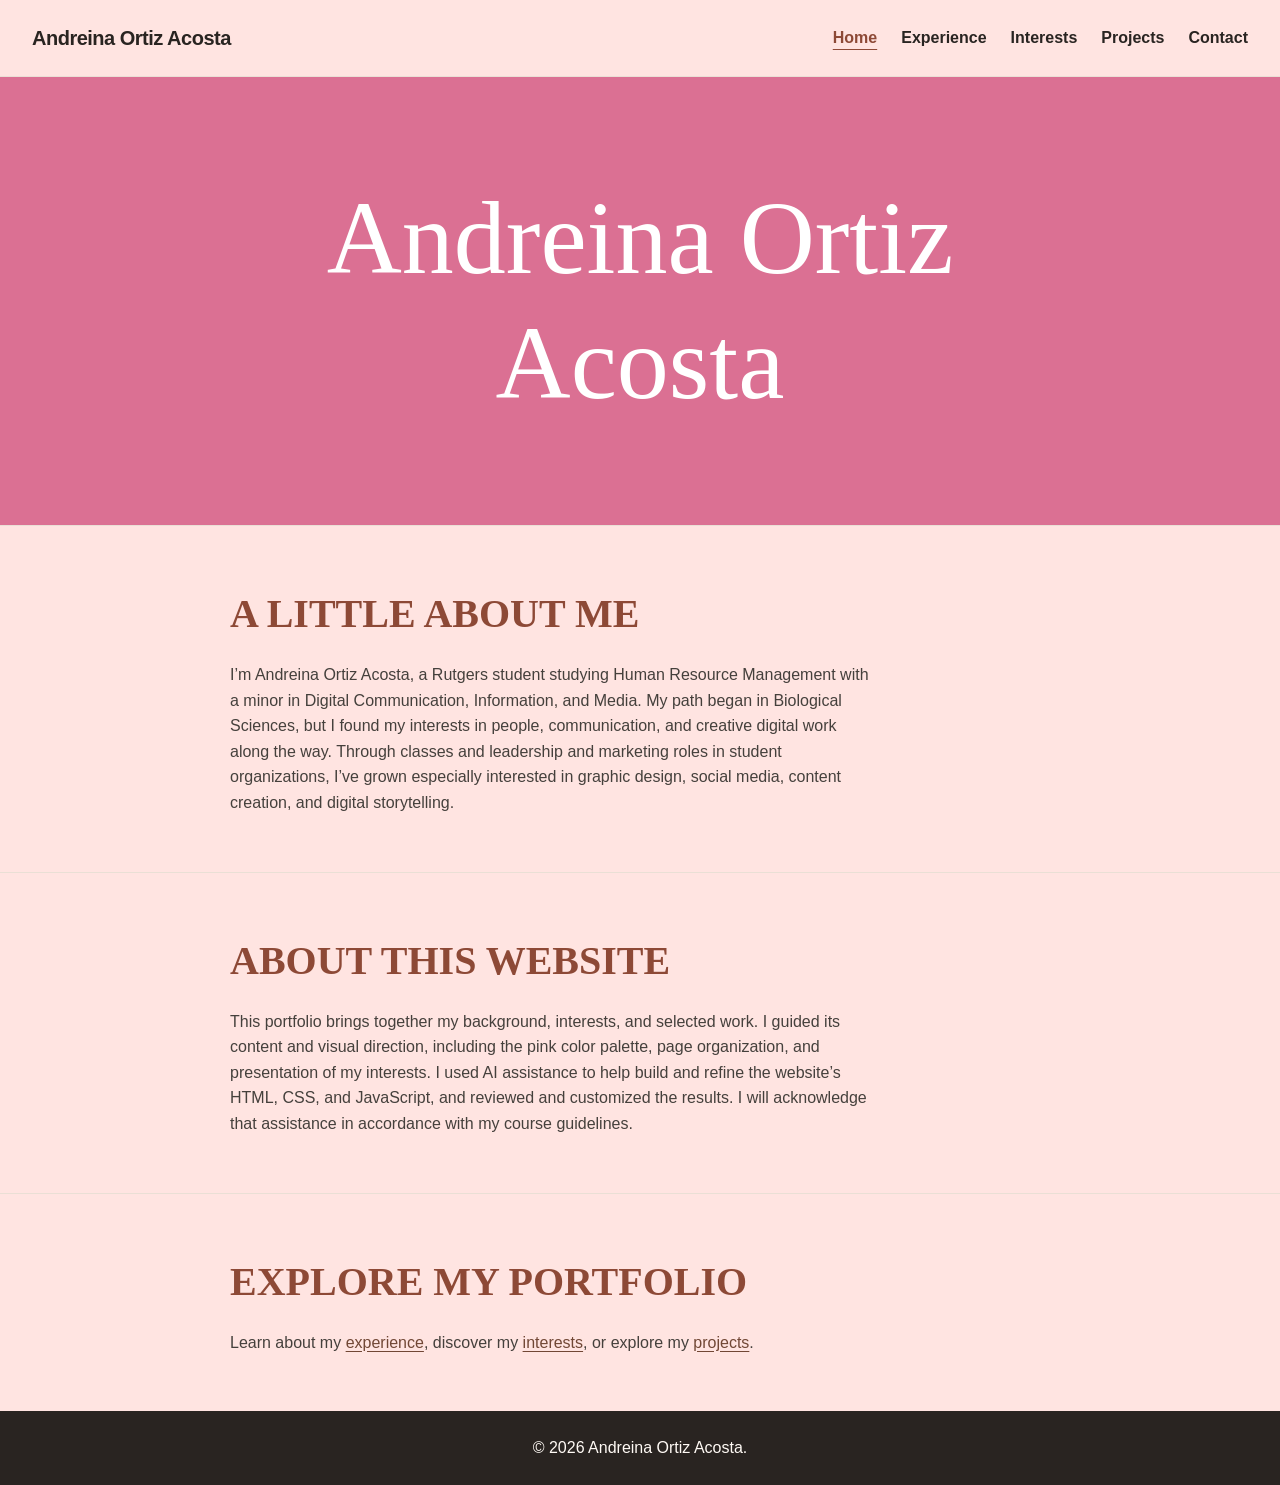
<file: index.html>
<!DOCTYPE html>
<html lang="en">
  <head>
    <meta charset="UTF-8" />
    <meta name="viewport" content="width=device-width, initial-scale=1.0" />
    <title>Home | Andreina Ortiz Acosta</title>
    <link rel="stylesheet" href="style.css" />
    <script src="script.js" defer></script>
  </head>
  <body>
    <a class="skip-link" href="#main">Skip to content</a>
    <header class="site-header">
      <div class="header-container">
        <a class="site-logo" href="index.html">Andreina Ortiz Acosta</a>
        <button
          class="menu-toggle"
          type="button"
          aria-label="Toggle navigation"
          aria-expanded="false"
          aria-controls="main-nav"
        >
          <span></span>
          <span></span>
          <span></span>
        </button>
        <nav class="main-nav" id="main-nav" aria-label="Main navigation">
          <ul class="nav-links">
            <li><a href="index.html" aria-current="page">Home</a></li>
            <li><a href="experience.html">Experience</a></li>
            <li><a href="interests.html">Interests</a></li>
            <li><a href="projects.html">Projects</a></li>
            <li><a href="social-media.html">Contact</a></li>
          </ul>
        </nav>
      </div>
    </header>

    <main id="main">
      <section class="hero" aria-labelledby="page-title">
        <div class="hero-overlay"></div>
        <div class="hero-content">
          <h1 id="page-title">Andreina Ortiz Acosta</h1>
        </div>
      </section>

      <section class="content-section">
        <div class="section-container">
          <h2>A little about me</h2>
          <p>
            I’m Andreina Ortiz Acosta, a Rutgers student studying Human
            Resource Management with a minor in Digital Communication,
            Information, and Media. My path began in Biological Sciences,
            but I found my interests in people, communication, and creative
            digital work along the way. Through classes and leadership and
            marketing roles in student organizations, I’ve grown especially
            interested in graphic design, social media, content creation,
            and digital storytelling.
          </p>
        </div>
      </section>

      <section class="content-section">
        <div class="section-container">
          <h2>About this website</h2>
          <p>
            This portfolio brings together my background, interests, and
            selected work. I guided its content and visual direction,
            including the pink color palette, page organization, and
            presentation of my interests. I used AI assistance to help build
            and refine the website’s HTML, CSS, and JavaScript, and reviewed
            and customized the results. I will acknowledge that assistance
            in accordance with my course guidelines.
          </p>
        </div>
      </section>

      <section class="content-section">
        <div class="section-container">
          <h2>Explore my portfolio</h2>
          <p>
            Learn about my <a href="experience.html">experience</a>, discover
            my <a href="interests.html">interests</a>, or explore my
            <a href="projects.html">projects</a>.
          </p>
        </div>
      </section>
    </main>

    <footer class="site-footer">
      <p>&copy; 2026 Andreina Ortiz Acosta.</p>
    </footer>
  </body>
</html>
</file>
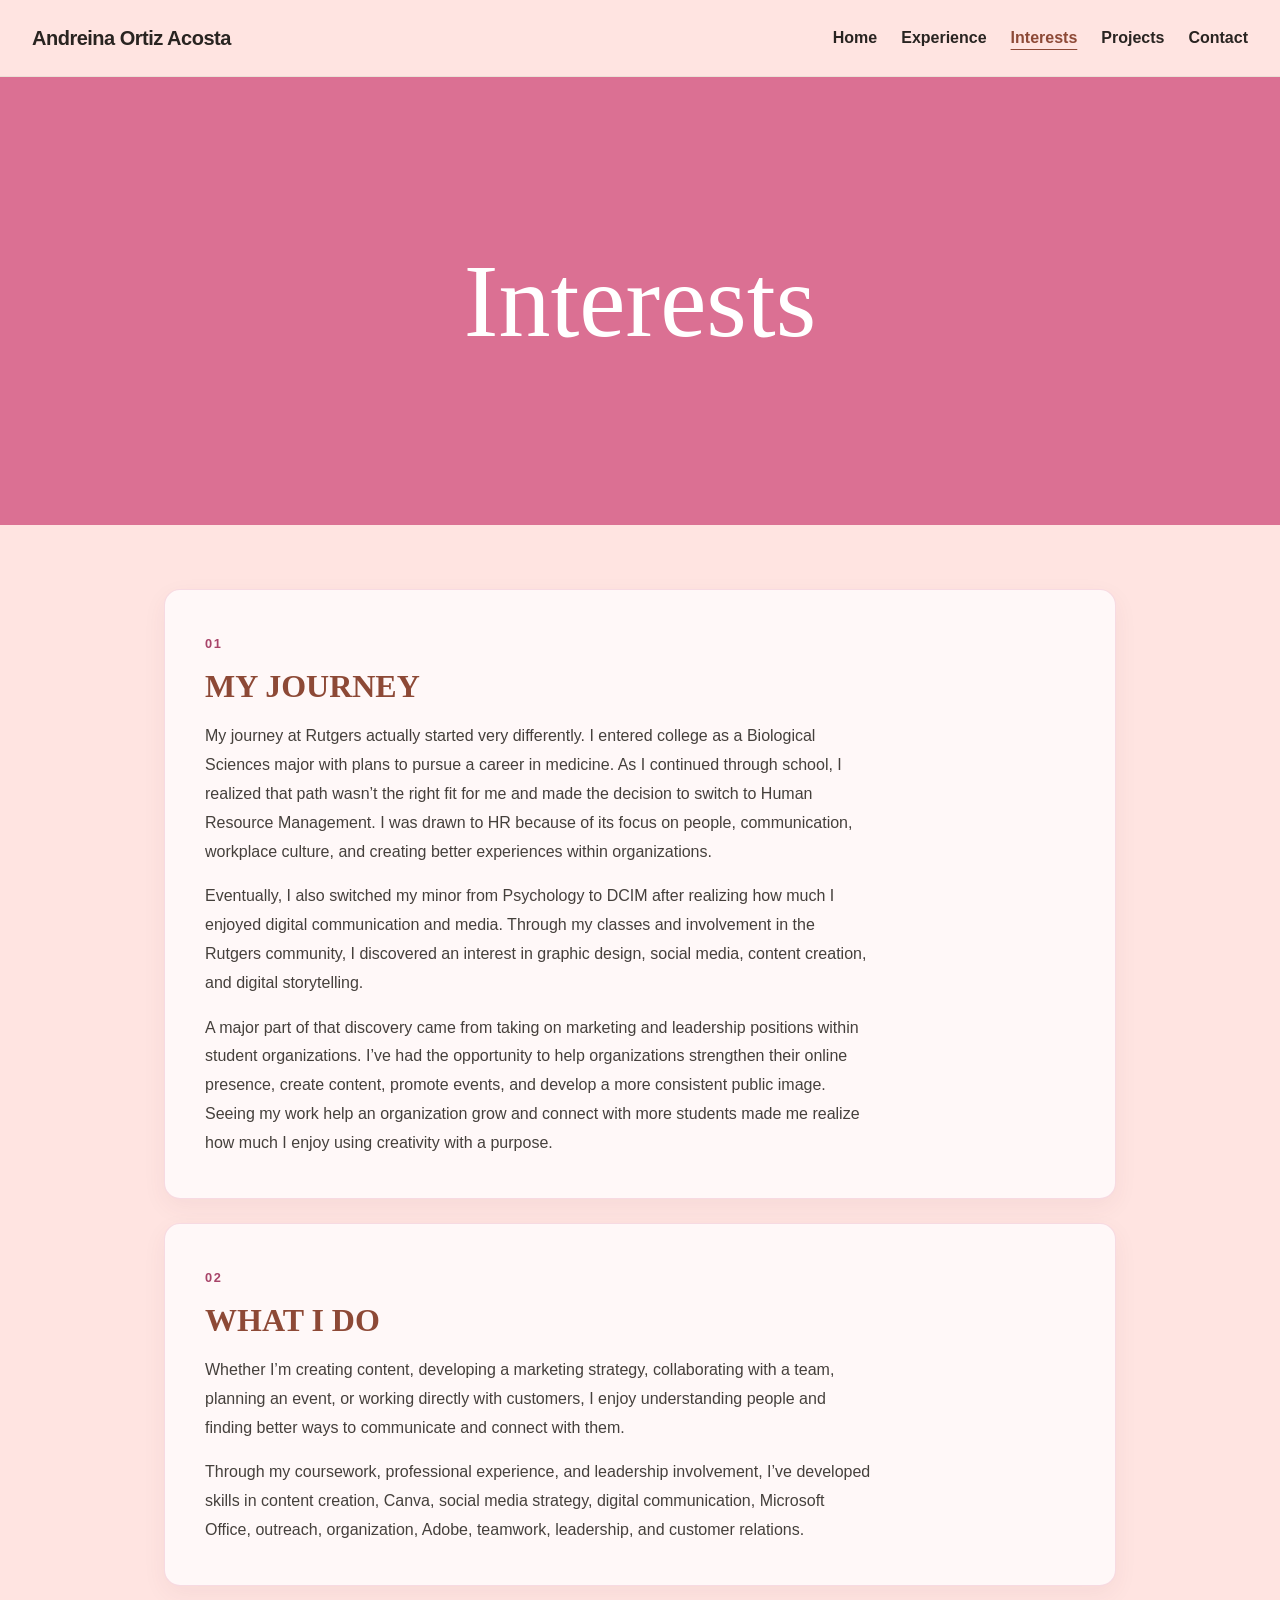
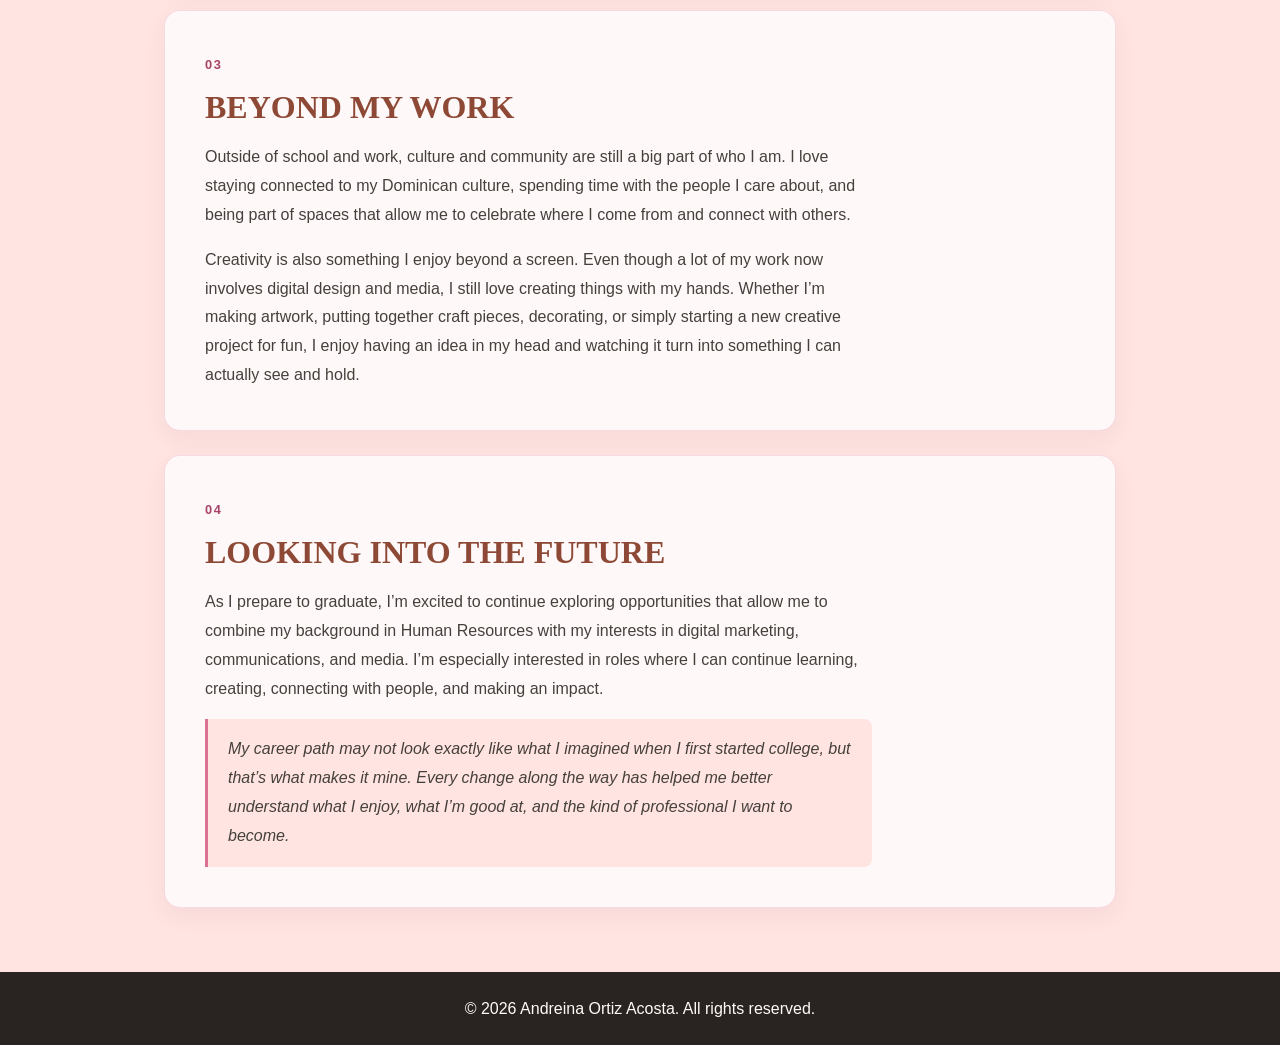
<file: interests.html>
<!DOCTYPE html>
<html lang="en">
<head>
    <meta charset="UTF-8">
    <meta name="viewport" content="width=device-width, initial-scale=1.0">

    <title>Interests | Andreina Ortiz Acosta</title>

    <link rel="stylesheet" href="style.css">
    <script src="script.js" defer></script>

</head>

<body>
    <a class="skip-link" href="#main">Skip to content</a>

    <header class="site-header">
        <div class="header-container">

            <a href="index.html" class="site-logo">
                Andreina Ortiz Acosta
            </a>

            <button
                class="menu-toggle"
                aria-label="Toggle navigation"
                aria-expanded="false"
                aria-controls="main-nav"
            >
                <span></span>
                <span></span>
                <span></span>
            </button>

            <nav
                class="main-nav"
                id="main-nav"
                aria-label="Main navigation"
            >
                <ul class="nav-links">
                    <li>
                        <a href="index.html">Home</a>
                    </li>
                    <li>
                        <a href="experience.html">Experience</a>
                    </li>
                    <li>
                        <a href="interests.html" aria-current="page">
                            Interests
                        </a>
                    </li>
                    <li>
                        <a href="projects.html">Projects</a>
                    </li>
                    <li>
                        <a href="social-media.html">Contact</a>
                    </li>
                </ul>
            </nav>

        </div>
    </header>

    <main id="main">

        <section class="hero" aria-labelledby="page-title">
            <div class="hero-overlay"></div>

            <div class="hero-content">
                <h1 id="page-title">Interests</h1>
            </div>
        </section>

        <div class="interests-content">

            <!-- MY JOURNEY -->
            <section class="interest-section" aria-labelledby="journey-title">
                <span class="section-number" aria-hidden="true">01</span>

                <h2 id="journey-title">My Journey</h2>

                <p>
                    My journey at Rutgers actually started very differently.
                    I entered college as a Biological Sciences major with
                    plans to pursue a career in medicine. As I continued
                    through school, I realized that path wasn’t the right
                    fit for me and made the decision to switch to Human
                    Resource Management. I was drawn to HR because of its
                    focus on people, communication, workplace culture,
                    and creating better experiences within organizations.
                </p>

                <p>
                    Eventually, I also switched my minor from Psychology
                    to DCIM after realizing how much I enjoyed digital
                    communication and media. Through my classes and
                    involvement in the Rutgers community, I discovered
                    an interest in graphic design, social media,
                    content creation, and digital storytelling.
                </p>

                <p>
                    A major part of that discovery came from taking on
                    marketing and leadership positions within student
                    organizations. I’ve had the opportunity to help
                    organizations strengthen their online presence,
                    create content, promote events, and develop a more
                    consistent public image. Seeing my work help an
                    organization grow and connect with more students
                    made me realize how much I enjoy using creativity
                    with a purpose.
                </p>
            </section>

            <!-- WHAT I DO -->
            <section class="interest-section" aria-labelledby="what-i-do-title">
                <span class="section-number" aria-hidden="true">02</span>

                <h2 id="what-i-do-title">What I Do</h2>

                <p>
                    Whether I’m creating content, developing a marketing
                    strategy, collaborating with a team, planning an
                    event, or working directly with customers, I enjoy
                    understanding people and finding better ways to
                    communicate and connect with them.
                </p>

                <p>
                    Through my coursework, professional experience, and
                    leadership involvement, I’ve developed skills in
                    content creation, Canva, social media strategy,
                    digital communication, Microsoft Office, outreach,
                    organization, Adobe, teamwork, leadership, and
                    customer relations.
                </p>
            </section>

            <!-- BEYOND MY WORK -->
            <section class="interest-section personal-section" aria-labelledby="beyond-work-title">
                <span class="section-number" aria-hidden="true">03</span>

                <h2 id="beyond-work-title">Beyond My Work</h2>

                <p>
                    Outside of school and work, culture and community
                    are still a big part of who I am. I love staying
                    connected to my Dominican culture, spending time
                    with the people I care about, and being part of
                    spaces that allow me to celebrate where I come
                    from and connect with others.
                </p>

                <p>
                    Creativity is also something I enjoy beyond a screen.
                    Even though a lot of my work now involves digital
                    design and media, I still love creating things with
                    my hands. Whether I’m making artwork, putting
                    together craft pieces, decorating, or simply
                    starting a new creative project for fun, I enjoy
                    having an idea in my head and watching it turn into
                    something I can actually see and hold.
                </p>
            </section>

            <!-- LOOKING INTO THE FUTURE -->
            <section class="interest-section" aria-labelledby="future-title">
                <span class="section-number" aria-hidden="true">04</span>

                <h2 id="future-title">Looking Into the Future</h2>

                <p>
                    As I prepare to graduate, I’m excited to continue
                    exploring opportunities that allow me to combine
                    my background in Human Resources with my interests
                    in digital marketing, communications, and media.
                    I’m especially interested in roles where I can
                    continue learning, creating, connecting with
                    people, and making an impact.
                </p>

                <p class="closing-thought">
                    My career path may not look exactly like what I
                    imagined when I first started college, but that’s
                    what makes it mine. Every change along the way has
                    helped me better understand what I enjoy, what
                    I’m good at, and the kind of professional I want
                    to become.
                </p>
            </section>

        </div>

    </main>

    <!-- FOOTER -->
    <footer class="site-footer">
        <p>
            &copy; 2026 Andreina Ortiz Acosta.
            All rights reserved.
        </p>
    </footer>

</body>
</html>
</file>
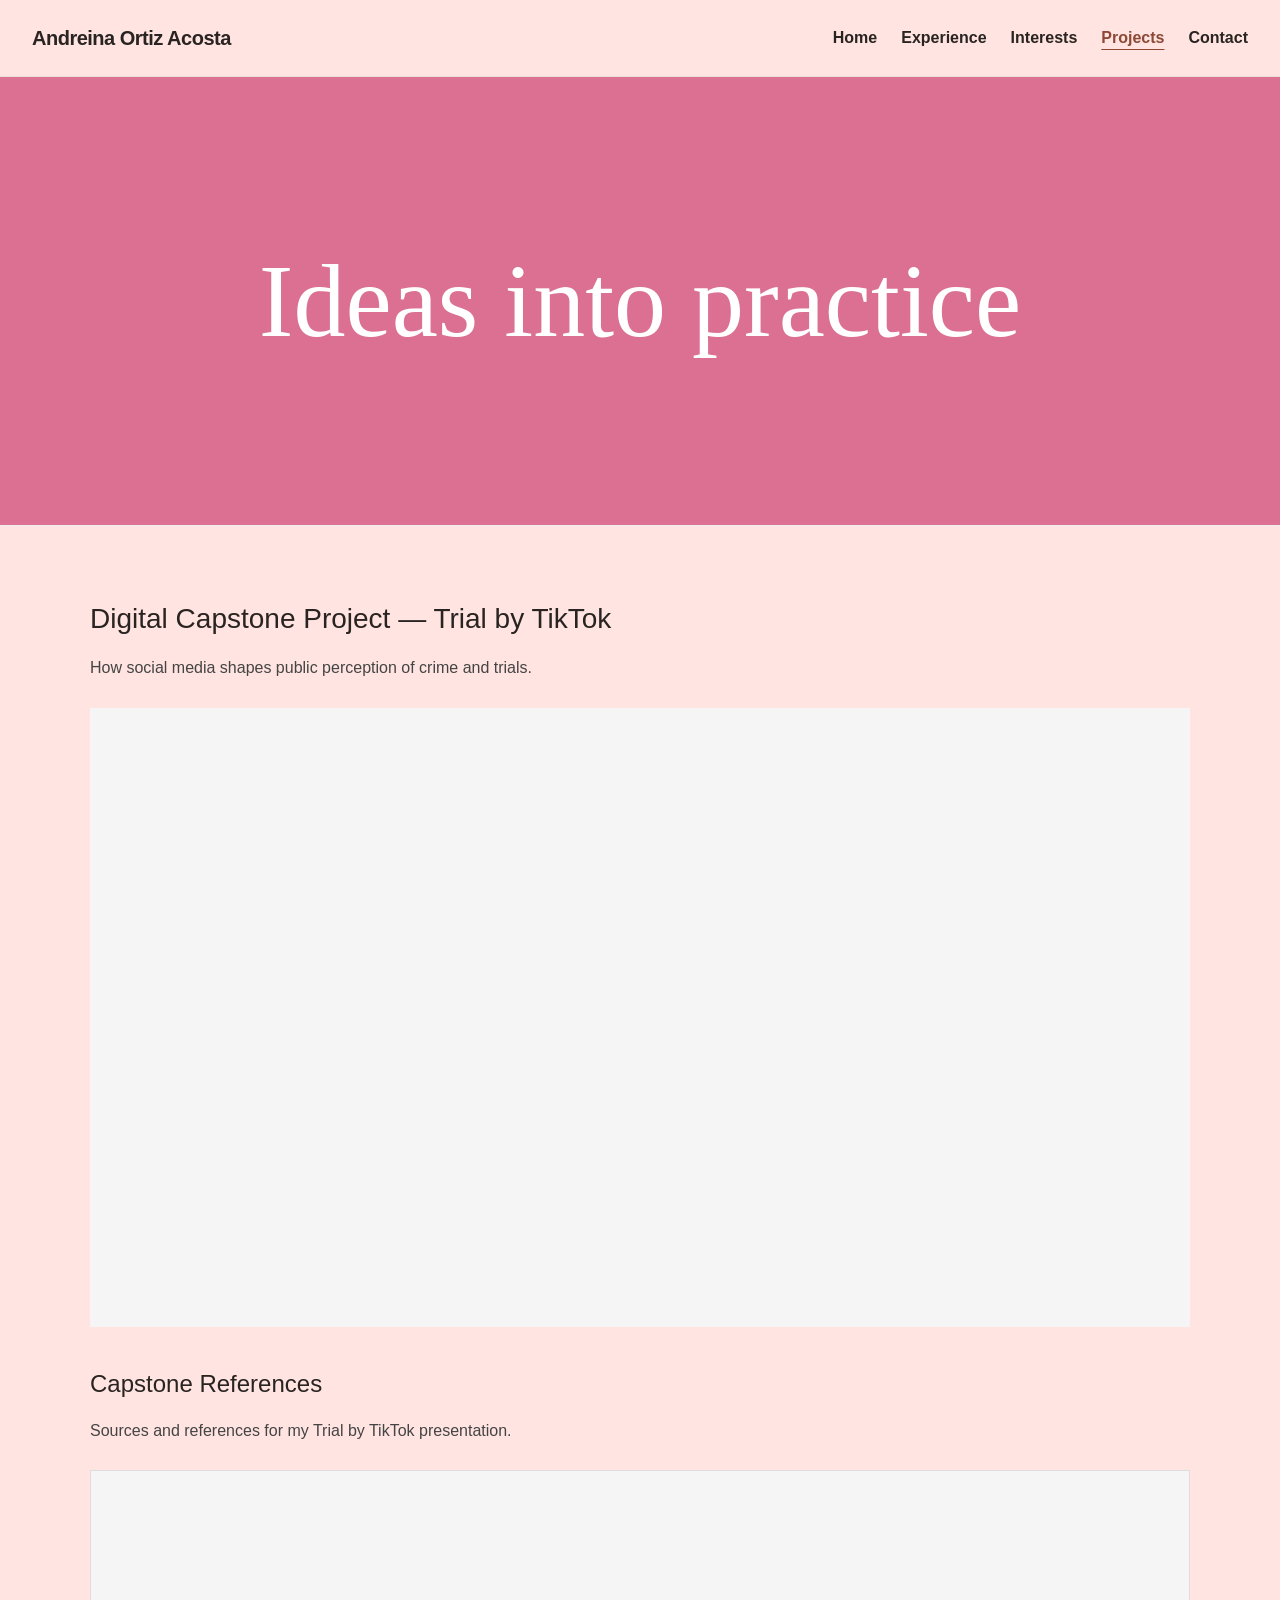
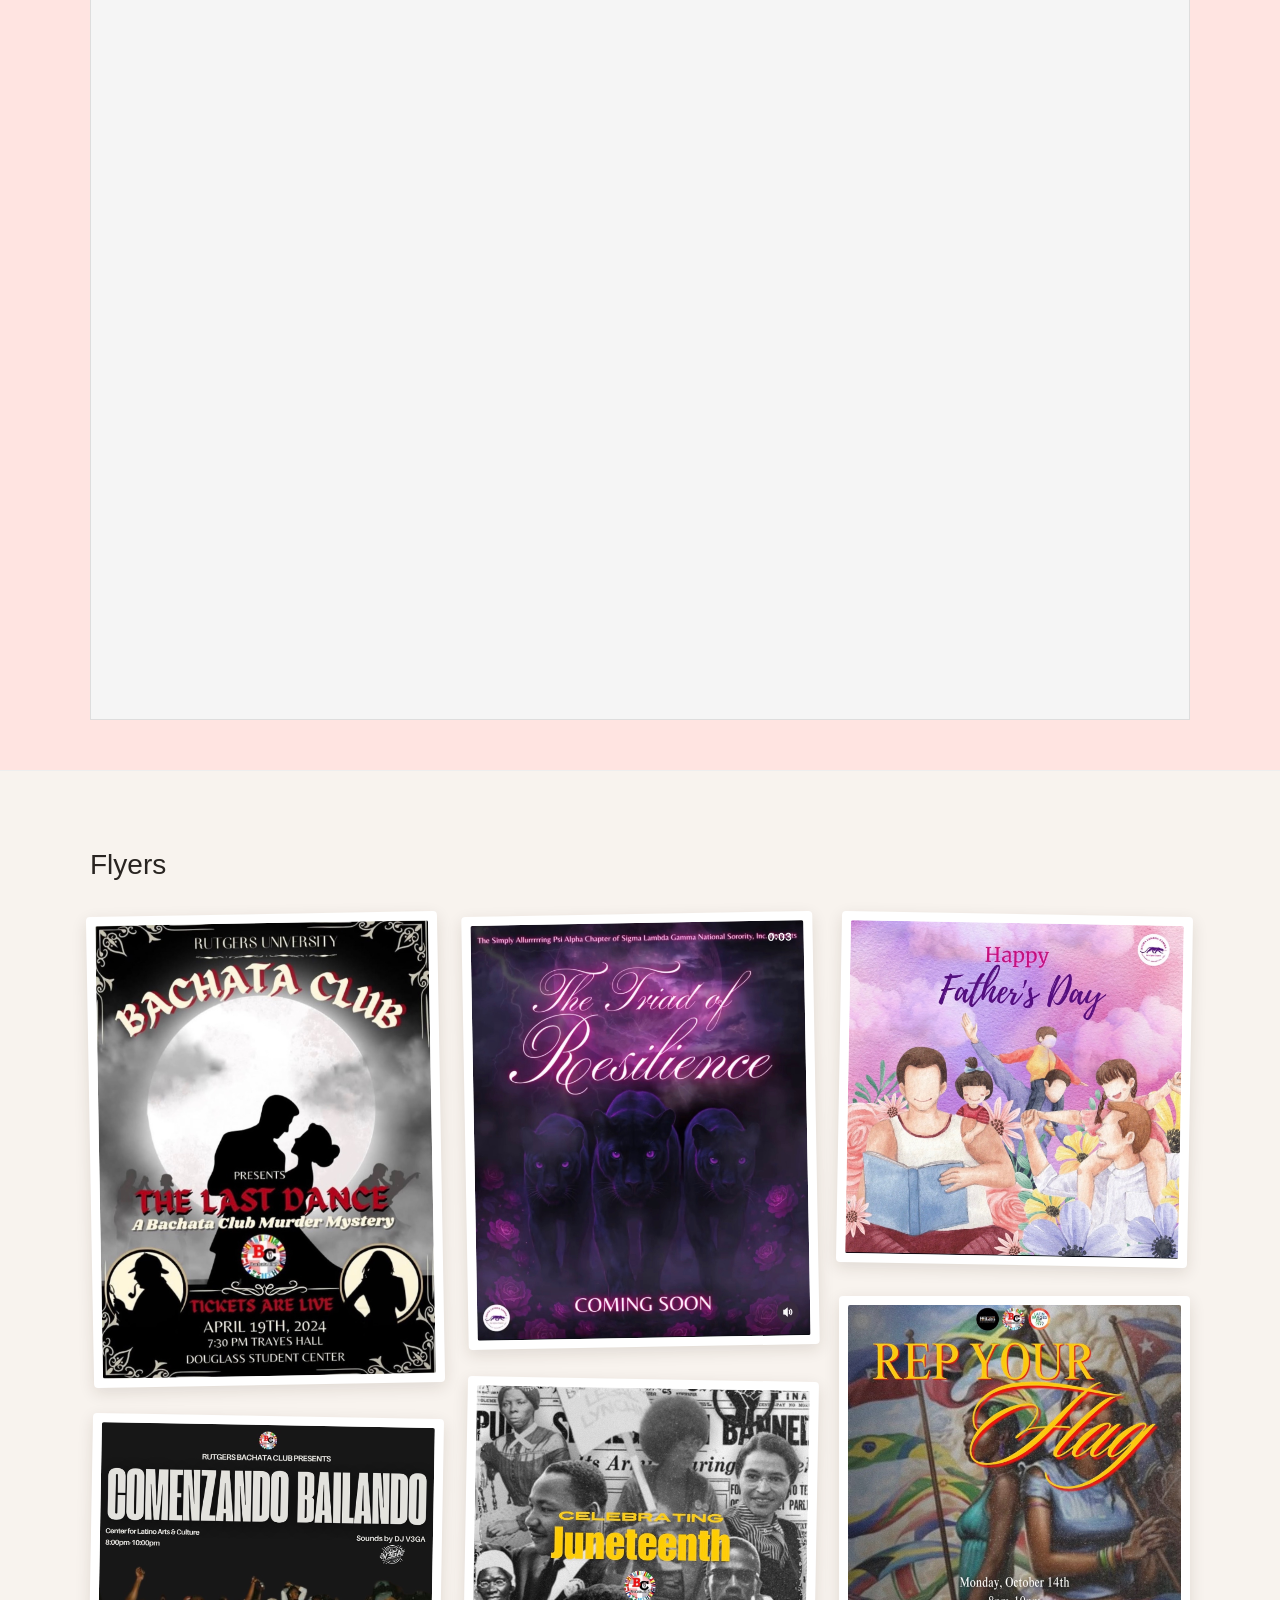
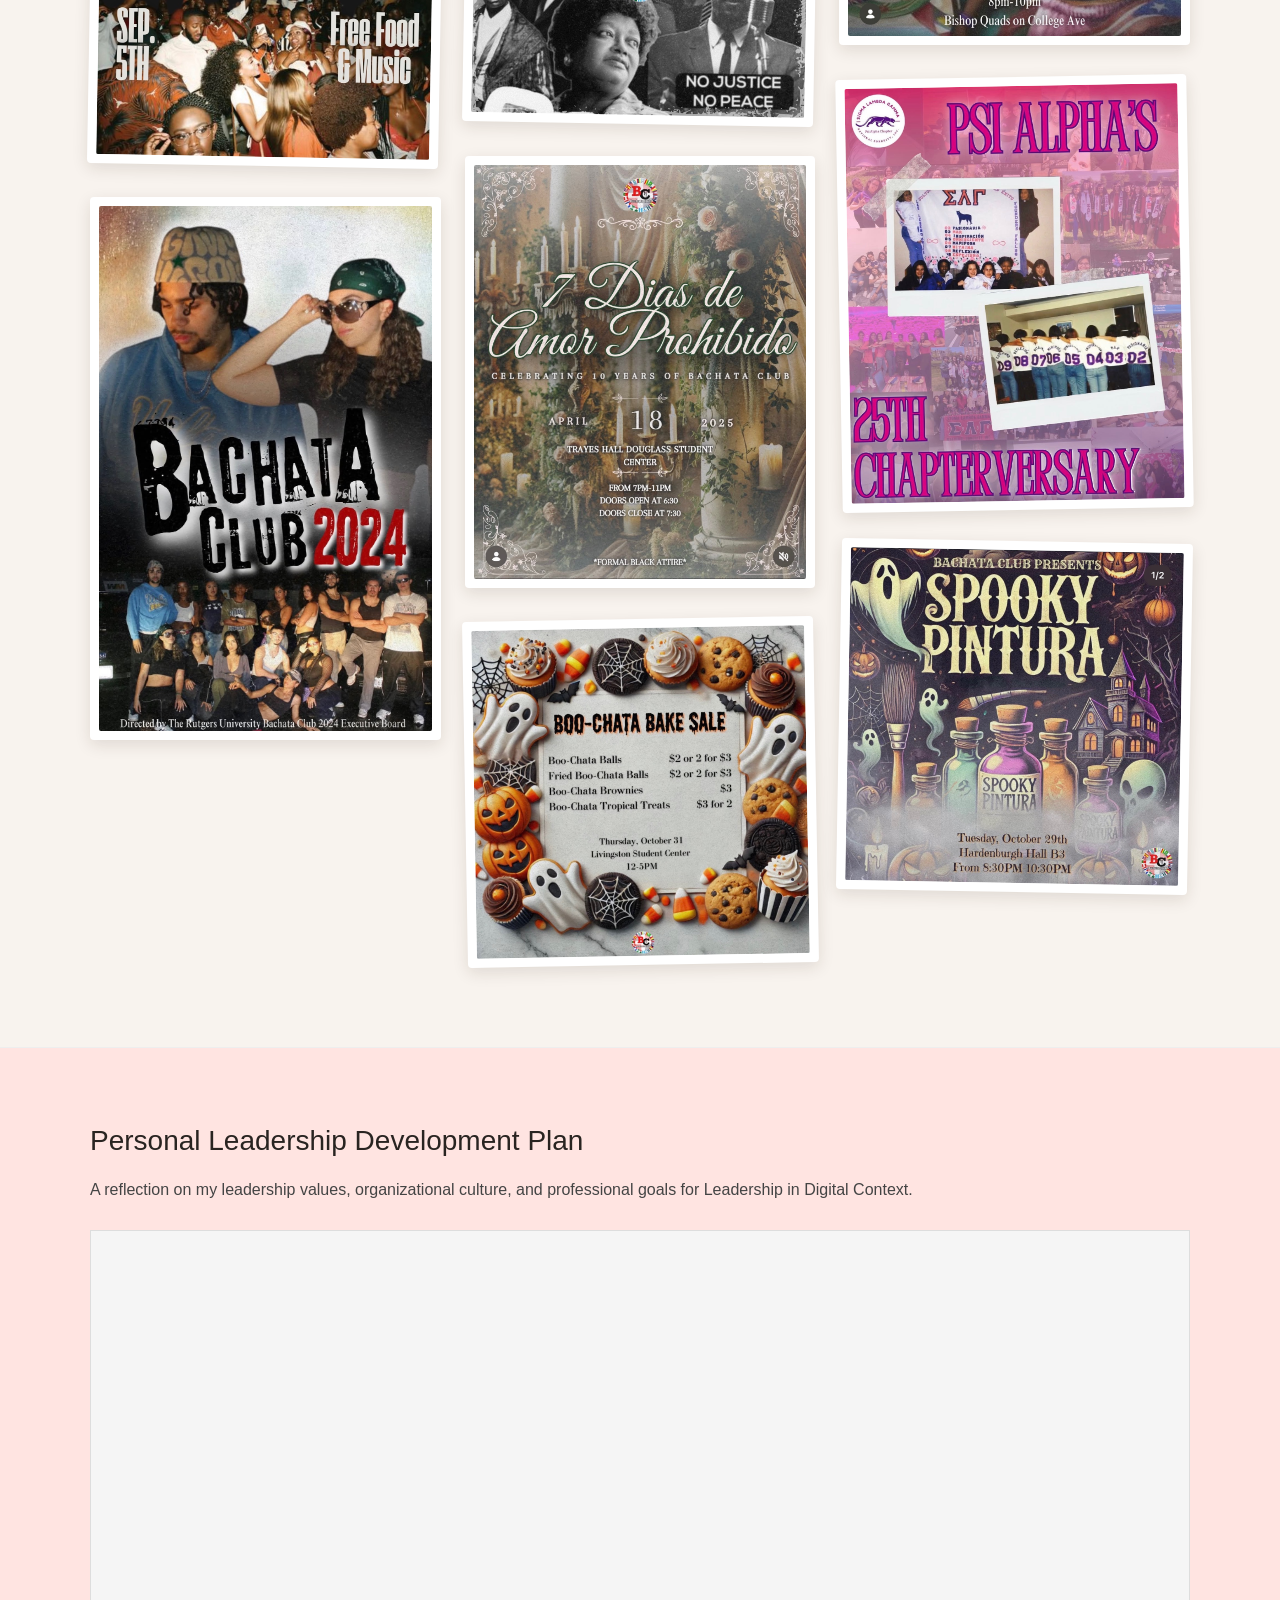
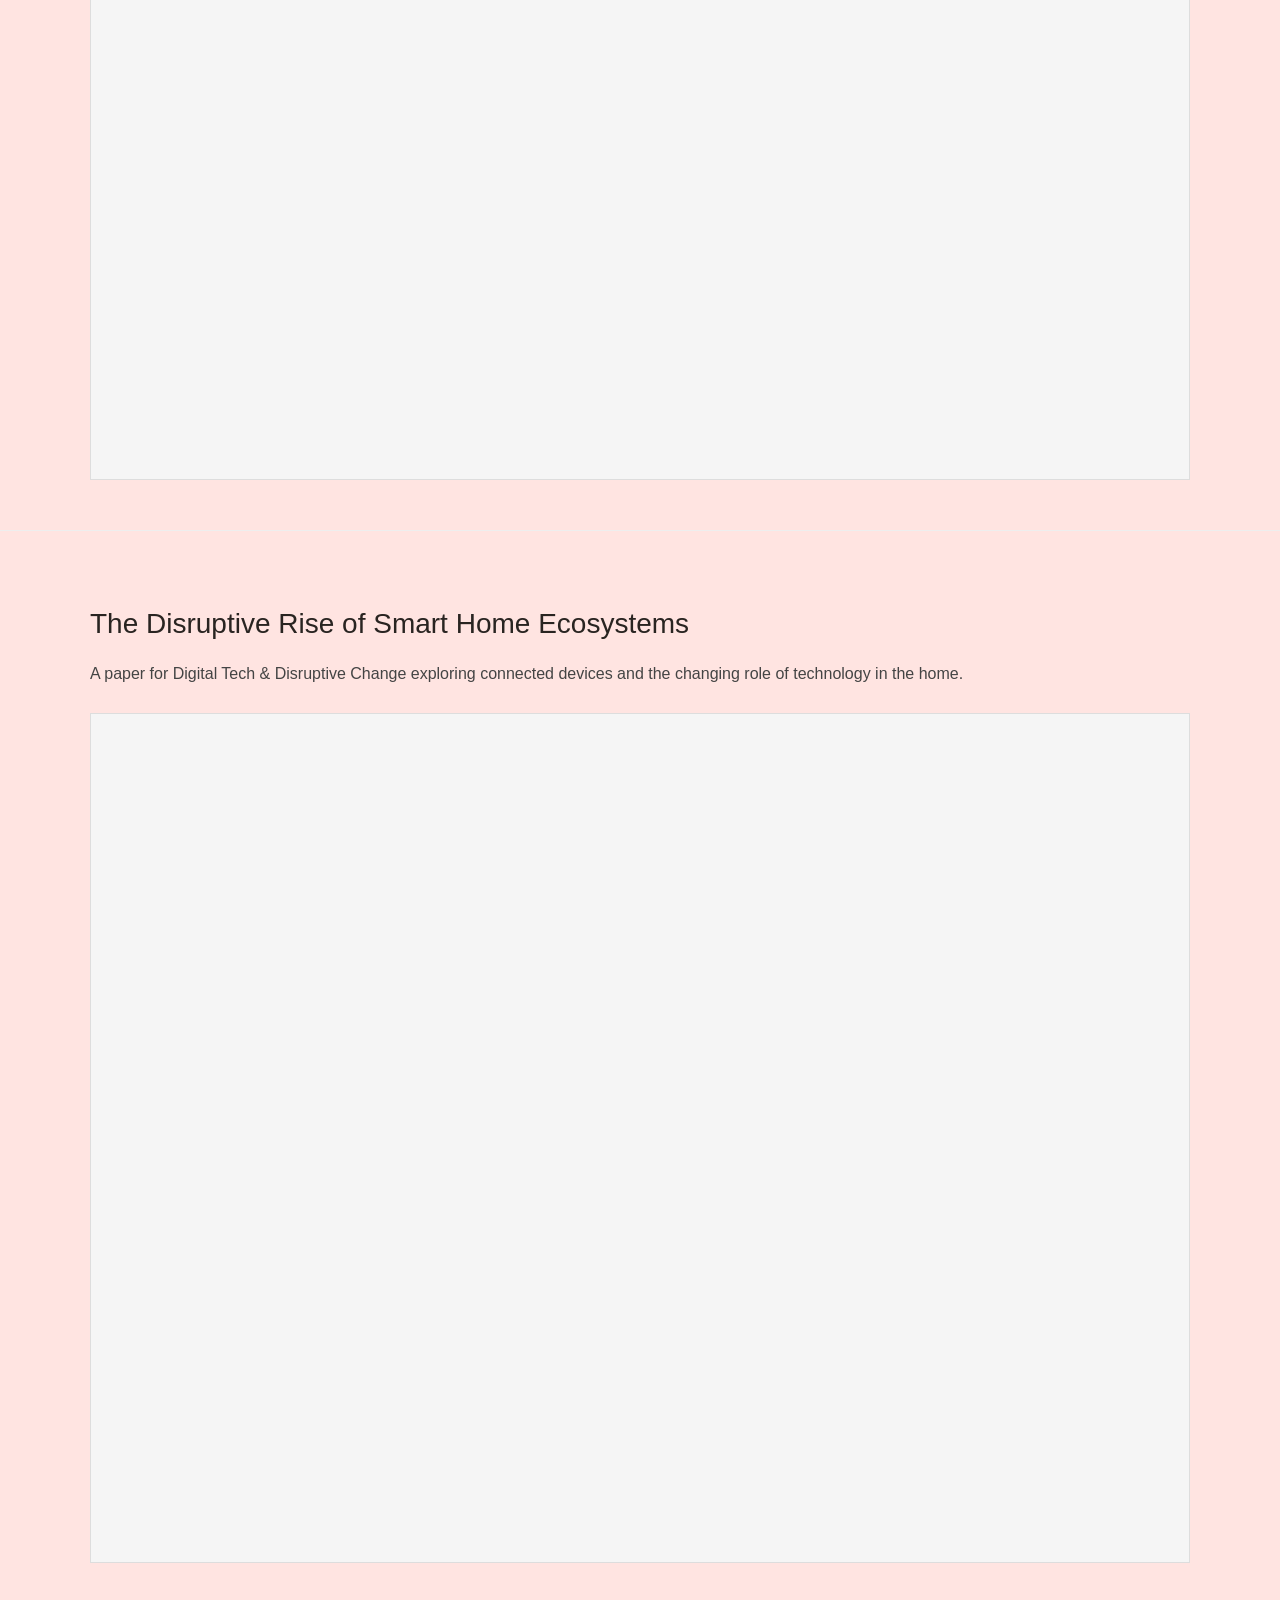
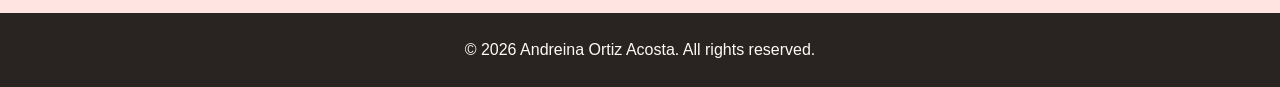
<file: projects.html>
<!DOCTYPE html>
<html lang="en">
<head>
    <meta charset="UTF-8">
    <meta name="viewport" content="width=device-width, initial-scale=1.0">

    <title>Projects | Andreina Ortiz Acosta</title>

    <link rel="stylesheet" href="style.css">
    <script src="script.js" defer></script>

    <style>
        .project {
            padding: 50px 20px;
            border-top: 1px solid #eeeeee;
        }

        .project-container {
            max-width: 1100px;
            margin: 0 auto;
        }

        .project h2 {
            margin-bottom: 15px;
            font-size: 28px;
            font-weight: 500;
            line-height: 1.4;
        }

        .project h3 {
            margin-bottom: 15px;
            font-size: 24px;
            font-weight: 500;
            line-height: 1.4;
        }

        .project p {
            margin-bottom: 25px;
            color: #444444;
            line-height: 1.8;
        }

        .slides-viewer {
            display: block;
            width: 100%;
            aspect-ratio: 16 / 9;
            border: none;
            background-color: #f5f5f5;
        }

        .capstone-references {
            margin-top: 40px;
        }

        .document-viewer {
            display: block;
            width: 100%;
            height: 850px;
            border: 1px solid #dddddd;
            background-color: #f5f5f5;
        }

        .nav-links a[aria-current="page"] {
            text-decoration: underline;
            text-underline-offset: 6px;
        }

        /* FLYER COLLAGE */

        .flyers-section {
            background-color: #f8f3ee;
        }

        .flyers-section h2 {
            margin-bottom: 30px;
        }

        .flyer-collage {
            columns: 3;
            column-gap: 24px;
        }

        .flyer {
            display: inline-block;
            width: 100%;
            margin: 0 0 24px;
            padding: 9px;
            break-inside: avoid;
            background-color: #ffffff;
            border-radius: 4px;
            box-shadow: 0 5px 16px rgba(50, 30, 20, 0.12);
            transition: transform 0.2s ease, box-shadow 0.2s ease;
        }

        .flyer:nth-child(3n + 1) {
            transform: rotate(-1deg);
        }

        .flyer:nth-child(3n + 2) {
            transform: rotate(1deg);
        }

        .flyer:hover,
        .flyer:focus-visible {
            transform: rotate(0deg) translateY(-4px);
            box-shadow: 0 10px 24px rgba(50, 30, 20, 0.2);
        }

        .flyer:focus-visible {
            outline: 3px solid #946b55;
            outline-offset: 4px;
        }

        .flyer img {
            display: block;
            width: 100%;
            height: auto;
            border-radius: 2px;
        }

        @media screen and (max-width: 900px) {
            .flyer-collage {
                columns: 2;
            }
        }

        @media screen and (max-width: 650px) {
            .project {
                padding: 35px 15px;
            }

            .project h2 {
                font-size: 24px;
            }

            .project h3 {
                font-size: 21px;
            }

            .document-viewer {
                height: 650px;
            }
        }

        @media screen and (max-width: 480px) {
            .flyer-collage {
                columns: 1;
            }

            .flyer:nth-child(n) {
                transform: none;
            }
        }

        @media (prefers-reduced-motion: reduce) {
            .flyer {
                transition: none;
            }
        }
    </style>
</head>

<body>

    <!-- NAVIGATION -->
    <header class="site-header">
        <div class="header-container">

            <a href="index.html" class="site-logo">
                Andreina Ortiz Acosta
            </a>

            <button
                class="menu-toggle"
                aria-label="Toggle navigation"
                aria-expanded="false"
                aria-controls="main-nav"
            >
                <span></span>
                <span></span>
                <span></span>
            </button>

            <nav
                class="main-nav"
                id="main-nav"
                aria-label="Main navigation"
            >
                <ul class="nav-links">
                    <li>
                        <a href="index.html">Home</a>
                    </li>
                    <li>
                        <a href="experience.html">Experience</a>
                    </li>
                    <li>
                        <a href="interests.html">Interests</a>
                    </li>
                    <li>
                        <a href="projects.html" aria-current="page">
                            Projects
                        </a>
                    </li>
                    <li>
                        <a href="social-media.html">Contact</a>
                    </li>
                </ul>
            </nav>

        </div>
    </header>

    <main>

        <!-- PAGE BANNER -->
        <section class="hero">
            <div class="hero-overlay"></div>

            <div class="hero-content">
                <h1>Ideas into practice</h1>
            </div>
        </section>

        <!-- CAPSTONE SLIDES AND REFERENCES -->
        <section class="project">
            <div class="project-container">

                <h2>Digital Capstone Project — Trial by TikTok</h2>

                <p>
                    How social media shapes public perception
                    of crime and trials.
                </p>

                <iframe
                    class="slides-viewer"
                    src="https://www.canva.com/design/DAHadDFemmM/kin00bVS2fpQq6A0kWXIig/view?embed"
                    title="Trial by TikTok capstone presentation"
                    allow="fullscreen"
                    allowfullscreen
                ></iframe>

                <section class="capstone-references">
                    <h3>Capstone References</h3>

                    <p>
                        Sources and references for my
                        Trial by TikTok presentation.
                    </p>

                    <iframe
                        class="document-viewer"
                        src="./DCIM%20Capstone%20(2).pdf"
                        title="Trial by TikTok capstone references"
                    ></iframe>
                </section>

            </div>
        </section>

        <!-- FLYER COLLAGE -->
        <section class="project flyers-section">
            <div class="project-container">

                <h2>Flyers</h2>

                <div class="flyer-collage">

                    <a class="flyer" href="./flyer-1.jpg"
                       target="_blank" rel="noopener noreferrer">
                        <img
                            src="./flyer-1.jpg"
                            alt="The Last Dance — Bachata Club murder mystery flyer"
                            loading="lazy"
                        >
                    </a>

                    <a class="flyer" href="./flyer-2.jpg"
                       target="_blank" rel="noopener noreferrer">
                        <img
                            src="./flyer-2.jpg"
                            alt="Comenzando Bailando — Rutgers Bachata Club event flyer"
                            loading="lazy"
                        >
                    </a>

                    <a class="flyer" href="./flyer-3.jpg"
                       target="_blank" rel="noopener noreferrer">
                        <img
                            src="./flyer-3.jpg"
                            alt="Bachata Club 2024 executive board poster"
                            loading="lazy"
                        >
                    </a>

                    <a class="flyer" href="./flyer-4.jpg"
                       target="_blank" rel="noopener noreferrer">
                        <img
                            src="./flyer-4.jpg"
                            alt="The Triad of Resilience — Sigma Lambda Gamma promotional flyer"
                            loading="lazy"
                        >
                    </a>

                    <a class="flyer" href="./flyer-5.jpg"
                       target="_blank" rel="noopener noreferrer">
                        <img
                            src="./flyer-5.jpg"
                            alt="Celebrating Juneteenth — Bachata Club graphic"
                            loading="lazy"
                        >
                    </a>

                    <a class="flyer" href="./flyer-6.jpg"
                       target="_blank" rel="noopener noreferrer">
                        <img
                            src="./flyer-6.jpg"
                            alt="7 Días de Amor Prohibido — celebrating ten years of Bachata Club"
                            loading="lazy"
                        >
                    </a>

                    <a class="flyer" href="./flyer-7.jpg"
                       target="_blank" rel="noopener noreferrer">
                        <img
                            src="./flyer-7.jpg"
                            alt="Boo-Chata Bake Sale — Halloween fundraiser flyer"
                            loading="lazy"
                        >
                    </a>

                    <a class="flyer" href="./flyer-8.jpg"
                       target="_blank" rel="noopener noreferrer">
                        <img
                            src="./flyer-8.jpg"
                            alt="Happy Father's Day — Sigma Lambda Gamma graphic"
                            loading="lazy"
                        >
                    </a>

                    <a class="flyer" href="./flyer-9.jpg"
                       target="_blank" rel="noopener noreferrer">
                        <img
                            src="./flyer-9.jpg"
                            alt="Rep Your Flag — cultural celebration event flyer"
                            loading="lazy"
                        >
                    </a>

                    <a class="flyer" href="./flyer-10.jpg"
                       target="_blank" rel="noopener noreferrer">
                        <img
                            src="./flyer-10.jpg"
                            alt="Psi Alpha's 25th Chapterversary celebration graphic"
                            loading="lazy"
                        >
                    </a>

                    <a class="flyer" href="./flyer-11.jpg"
                       target="_blank" rel="noopener noreferrer">
                        <img
                            src="./flyer-11.jpg"
                            alt="Spooky Pintura — Bachata Club Halloween painting event flyer"
                            loading="lazy"
                        >
                    </a>

                </div>

            </div>
        </section>

        <!-- LEADERSHIP PDF -->
        <section class="project">
            <div class="project-container">

                <h2>Personal Leadership Development Plan</h2>

                <p>
                    A reflection on my leadership values,
                    organizational culture, and professional goals
                    for Leadership in Digital Context.
                </p>

                <iframe
                    class="document-viewer"
                    src="./Personal%20Leadership%20Development%20Plan%20-Andreina%20Ortiz.pdf"
                    title="Personal Leadership Development Plan"
                    loading="lazy"
                ></iframe>

            </div>
        </section>

        <!-- SMART HOME ECOSYSTEMS PDF -->
        <section class="project">
            <div class="project-container">

                <h2>The Disruptive Rise of Smart Home Ecosystems</h2>

                <p>
                    A paper for Digital Tech &amp; Disruptive Change
                    exploring connected devices and the changing
                    role of technology in the home.
                </p>

                <iframe
                    class="document-viewer"
                    src="./EDTP%20-%20Andreina%20Ortiz%20(1).pdf"
                    title="The Disruptive Rise of Smart Home Ecosystems"
                    loading="lazy"
                ></iframe>

            </div>


    </main>

    <footer class="site-footer">
        <p>
            &copy; 2026 Andreina Ortiz Acosta.
            All rights reserved.
        </p>
    </footer>

</body>
</html>
</file>
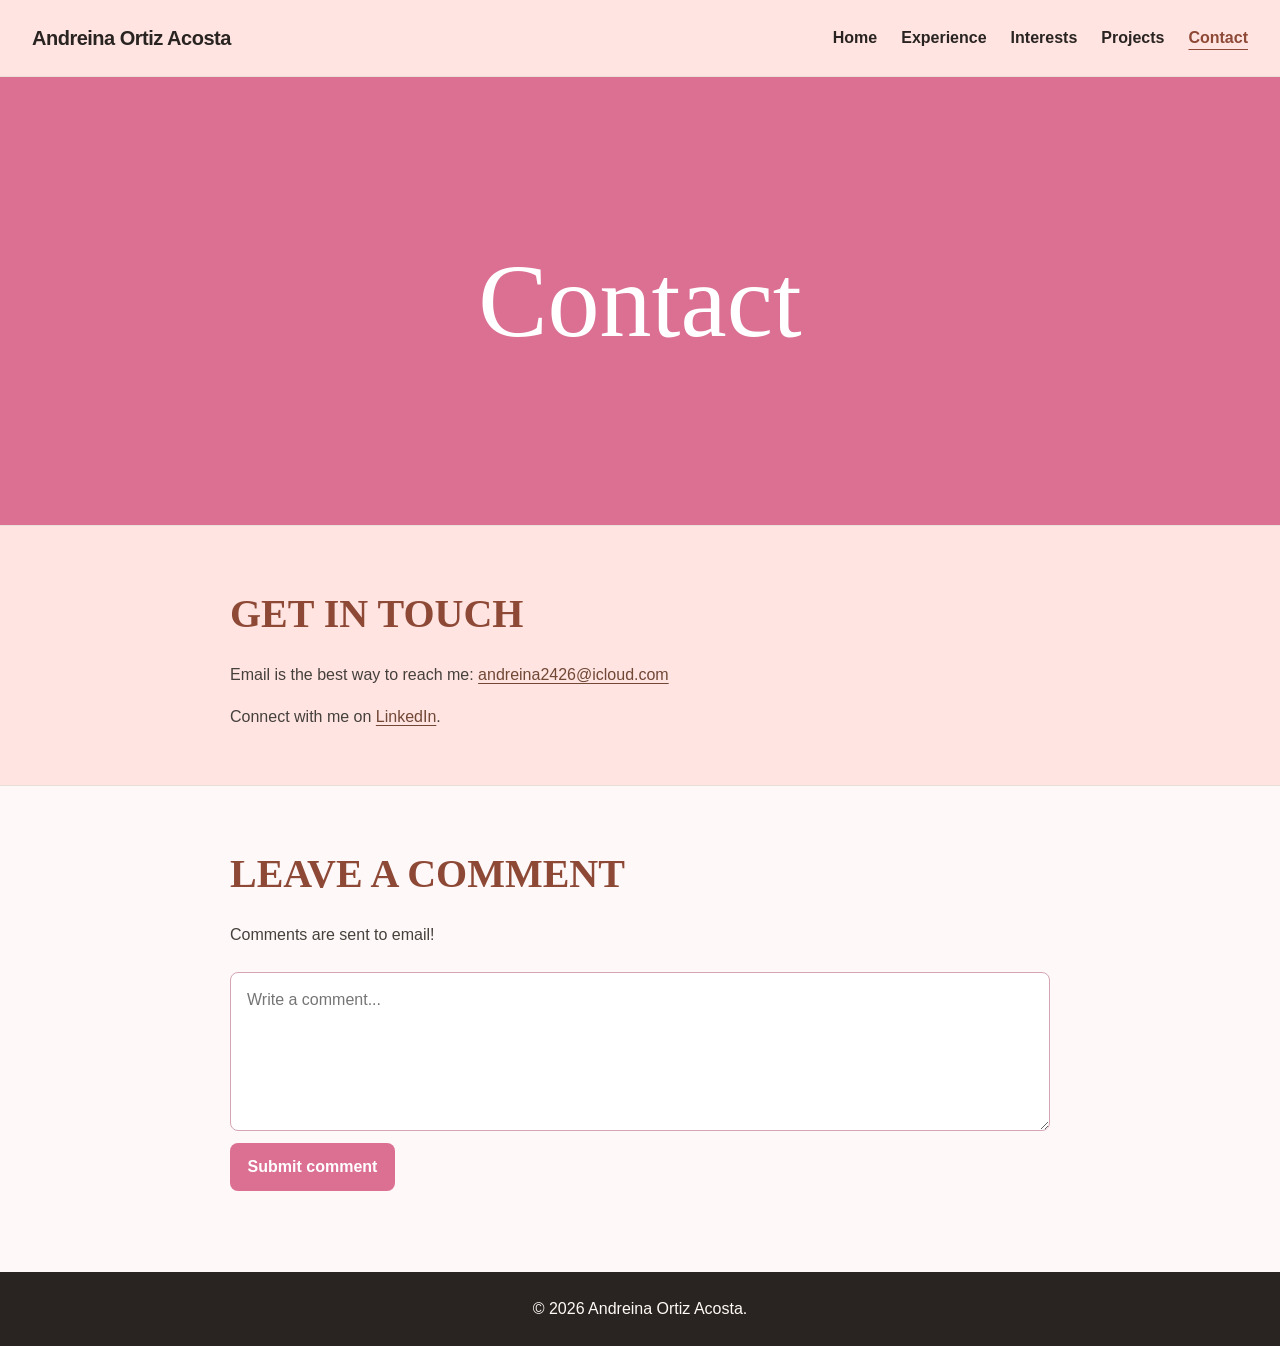
<file: social-media.html>
<!DOCTYPE html>
<html lang="en">
  <head>
    <meta charset="UTF-8" />
    <meta name="viewport" content="width=device-width, initial-scale=1.0" />
    <title>Contact | Andreina Ortiz Acosta</title>
    <link rel="stylesheet" href="style.css" />
    <script src="script.js" defer></script>
  </head>
  <body>
    <a class="skip-link" href="#main">Skip to content</a>
    <header class="site-header">
      <div class="header-container">
        <a class="site-logo" href="index.html">Andreina Ortiz Acosta</a>
        <button
          class="menu-toggle"
          type="button"
          aria-label="Toggle navigation"
          aria-expanded="false"
          aria-controls="main-nav"
        >
          <span></span>
          <span></span>
          <span></span>
        </button>
        <nav class="main-nav" id="main-nav" aria-label="Main navigation">
          <ul class="nav-links">
            <li><a href="index.html">Home</a></li>
            <li><a href="experience.html">Experience</a></li>
            <li><a href="interests.html">Interests</a></li>
            <li><a href="projects.html">Projects</a></li>
            <li><a href="social-media.html" aria-current="page">Contact</a></li>
          </ul>
        </nav>
      </div>
    </header>

    <main id="main">
      <section class="hero" aria-labelledby="page-title">
        <div class="hero-overlay"></div>
        <div class="hero-content">
          <h1 id="page-title">Contact</h1>
        </div>
      </section>

      <section class="content-section">
        <div class="section-container">
          <h2>Get in touch</h2>
          <p>
            Email is the best way to reach me:
            <a href="mailto:andreina2426@icloud.com">andreina2426@icloud.com</a>
          </p>
          <p>
            Connect with me on
            <a href="https://www.linkedin.com/in/andreinaortizacosta/" target="_blank" rel="noopener noreferrer">LinkedIn</a>.
          </p>
        </div>
      </section>

      <section class="content-section comment-section" aria-labelledby="comment-title">
        <div class="section-container">
          <h2 id="comment-title">Leave a comment</h2>
          <p id="comment-note">
            Comments are sent to email!
          </p>
          <form id="comment-form">
            
            <textarea
              id="comment"
              name="comment"
              rows="5"
              placeholder="Write a comment..."
            ></textarea>
            <button class="comment-submit" type="button">Submit comment</button>
          </form>
          <p id="comment-status" class="comment-status" aria-live="polite"></p>
        </div>
      </section>
    </main>

    <footer class="site-footer">
      <p>&copy; 2026 Andreina Ortiz Acosta.</p>
    </footer>
  </body>
</html>
</file>
<file: style.css>
* {
    box-sizing: border-box;
}

html {
    scroll-behavior: smooth;
}

body {
    margin: 0;
    background: #FFE4E1;
    color: #292421;
    font-family: Arial, Helvetica, sans-serif;
    line-height: 1.6;
}

a {
    color: inherit;
}

a:focus-visible,
button:focus-visible {
    outline: 3px solid #946b55;
    outline-offset: 4px;
}

.skip-link {
    position: absolute;
    top: -100px;
    left: 12px;
    z-index: 20;
    padding: 12px;
    background: #fff;
}

.skip-link:focus {
    top: 12px;
}

.site-header {
    position: sticky;
    top: 0;
    z-index: 10;
    background: #FFE4E1;
    border-bottom: 1px solid #eadfd5;
}

.header-container {
    display: flex;
    width: min(1440px, 100%);
    min-height: 76px;
    align-items: center;
    justify-content: space-between;
    gap: 1.5rem;
    margin: 0 auto;
    padding: 0 2rem;
}

.site-logo {
    color: #292421;
    font-size: 1.25rem;
    font-weight: 700;
    letter-spacing: -0.025em;
    text-decoration: none;
    white-space: nowrap;
}

.main-nav {
    display: flex;
    align-items: center;
}

.nav-links {
    display: flex;
    align-items: center;
    gap: 1.5rem;
    margin: 0;
    padding: 0;
    list-style: none;
}

.nav-links a {
    color: #292421;
    font-weight: 600;
    text-decoration: none;
    text-underline-offset: 0.35em;
}

.nav-links a:hover,
.nav-links a[aria-current="page"] {
    color: #8d4936;
}

.nav-links a[aria-current="page"] {
    text-decoration: underline;
}

.menu-toggle {
    display: none;
    padding: 0.6rem;
    border: 0;
    background: transparent;
    cursor: pointer;
}

.menu-toggle span {
    display: block;
    width: 25px;
    height: 2px;
    margin: 5px 0;
    background: #292421;
}

.hero {
    position: relative;
    display: grid;
    min-height: clamp(17rem, 55vw, 28rem);
    overflow: hidden;
    place-items: center;
    background: #DB7093;
    color: #fff;
    text-align: center;
}

.hero-overlay {
    position: absolute;
    inset: 0;
    z-index: 1;
    background: transparent;
    pointer-events: none;
}

.section-container h2,
.interest-section h2 {
    text-transform: uppercase;
}

.hero-content {
    position: relative;
    z-index: 2;
    width: min(900px, 100% - 2rem);
    padding: 4rem 0;
}

.hero h1 {
    margin: 0;
    font-family: "Apple Chancery", "Brush Script MT", "Segoe Script", cursive;
    font-size: clamp(3rem, 11vw, 6.5rem);
    font-weight: 400;
    line-height: 1.2;
    text-transform: none;
}

.section-container {
    width: min(820px, 100% - 2rem);
    margin: 0 auto;
}

.content-section {
    padding: 3.5rem 1rem;
    border-top: 1px solid #eadfd5;
    scroll-margin-top: 5rem;
}

.content-section:nth-of-type(even) {
    background: #FFE4E1;
}

.interests-content {
    display: grid;
    width: min(1000px, 100%);
    gap: 1.5rem;
    margin: 0 auto;
    padding: clamp(2rem, 5vw, 4rem) 1.5rem;
}

.interest-section {
    padding: clamp(1.5rem, 4vw, 2.5rem);
    border: 1px solid rgb(219 112 147 / 22%);
    border-radius: 1rem;
    background: #fff8f8;
    box-shadow: 0 0.5rem 1.5rem rgb(94 48 62 / 6%);
}

.section-number {
    display: inline-block;
    margin-bottom: 0.75rem;
    color: #a84469;
    font-size: 0.8rem;
    font-weight: 700;
    letter-spacing: 0.12em;
}

.section-container h2 {
    margin: 0 0 1rem;
    color: #8d4936;
    font-family: Georgia, "Times New Roman", serif;
    font-size: clamp(1.75rem, 4vw, 2.5rem);
}

.section-container p {
    max-width: 650px;
    margin: 0;
    color: #45403c;
}

.interest-section h2 {
    margin: 0 0 1rem;
    color: #8d4936;
    font-family: Georgia, "Times New Roman", serif;
    font-size: clamp(1.5rem, 3.5vw, 2rem);
    line-height: 1.25;
}

.interest-section p {
    max-width: 75ch;
    margin: 0;
    color: #45403c;
    line-height: 1.8;
}

.interest-section p + p {
    margin-top: 1rem;
}

.interest-section .closing-thought {
    padding: 1rem 1.25rem;
    border-left: 3px solid #DB7093;
    border-radius: 0 0.5rem 0.5rem 0;
    background: #FFE4E1;
    font-style: italic;
}

.section-container p + p {
    margin-top: 1rem;
}

.section-container a {
    color: #714735;
    text-underline-offset: 0.2em;
}

.comment-section {
    background: #fff8f8;
}

#comment-form {
    display: grid;
    gap: 0.75rem;
    margin-top: 1.5rem;
}

#comment-form label {
    font-weight: 700;
}

#comment-form textarea {
    width: 100%;
    min-height: 8rem;
    padding: 0.9rem 1rem;
    border: 1px solid #d5a5b4;
    border-radius: 0.5rem;
    background: #fff;
    color: #292421;
    font: inherit;
    resize: vertical;
}

#comment-form textarea:focus-visible {
    outline: 3px solid #DB7093;
    outline-offset: 2px;
}

.comment-submit {
    justify-self: start;
    padding: 0.7rem 1.1rem;
    border: 0;
    border-radius: 0.5rem;
    background: #DB7093;
    color: #fff;
    font: inherit;
    font-weight: 700;
    cursor: pointer;
}

.comment-submit:hover {
    background: #c85d80;
}

.comment-status {
    min-height: 1.6em;
    margin-top: 0.75rem;
    color: #714735;
    font-weight: 600;
}

.placeholder {
    padding: 1rem;
    border-left: 3px solid #946b55;
    background: #f8f3ee;
}

.site-footer {
    padding: 1.5rem 1rem;
    background: #292421;
    color: #fffaf5;
    text-align: center;
}

.site-footer p {
    margin: 0;
}

@media (max-width: 900px) {
    .header-container {
        padding: 0 1.5rem;
    }

    .nav-links {
        gap: 1rem;
    }
}

@media (max-width: 650px) {
    .header-container {
        min-height: 68px;
        padding: 0 1rem;
    }

    .site-logo {
        font-size: 1.05rem;
        white-space: normal;
    }

    .menu-toggle {
        display: block;
        flex: 0 0 auto;
    }

    .main-nav {
        position: absolute;
        top: 100%;
        right: 0;
        left: 0;
        display: none;
        padding: 1rem;
        border-bottom: 1px solid #eadfd5;
        background: #FFE4E1;
        box-shadow: 0 5px 10px rgb(0 0 0 / 8%);
    }

    .main-nav.active {
        display: block;
    }

    .nav-links {
        align-items: stretch;
        flex-direction: column;
        gap: 0.75rem;
    }

    .hero {
        min-height: 17rem;
    }

    .content-section {
        padding: 3rem 1rem;
    }

    html:not(.js) .header-container {
        flex-wrap: wrap;
    }

    html:not(.js) .menu-toggle {
        display: none;
    }

    html:not(.js) .main-nav {
        position: static;
        display: block;
        width: 100%;
        padding: 0 0 1rem;
        border: 0;
        box-shadow: none;
    }
}

@media (prefers-reduced-motion: reduce) {
    html {
        scroll-behavior: auto;
    }
}
</file>
